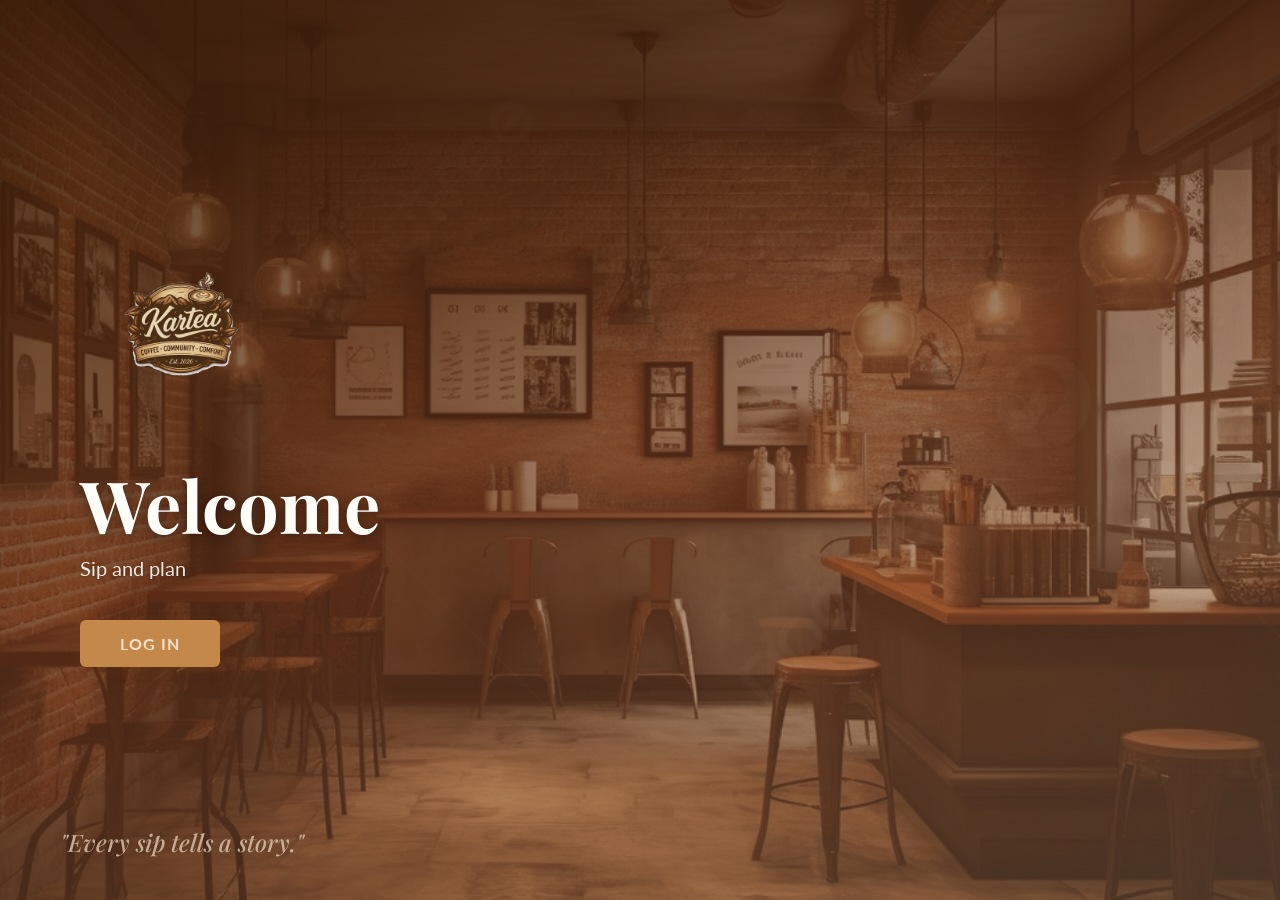
<file: index.html>
<!DOCTYPE html>
<html lang="en">
<head>
    <meta charset="UTF-8">
    <meta name="viewport" content="width=device-width, initial-scale=1.0">
    <meta name="theme-color" content="#F2E4CC">
    <title>Sip and plan with Kartea</title>
    <link href="https://fonts.googleapis.com/css2?family=Playfair+Display:wght@500;600;700&family=Lato:wght@400;700&family=DM+Sans:wght@400;500;600&display=swap" rel="stylesheet">
    <link rel="stylesheet" href="kartea.css">
    <link rel="stylesheet" href="https://cdnjs.cloudflare.com/ajax/libs/font-awesome/6.0.0/css/all.min.css">
</head>
<body>

<!-- ================================ -->
<!-- LANDING PAGE                     -->
<!-- ================================ -->
<div id="landing-page" class="page-section">
    <div class="landing-page">
        <div class="landing-content">
            <div class="welcome-text">
                <img src="kartea_logo.png" alt="Kartea" class="welcome-logo" style="max-width: 200px; margin-bottom: 20px;">
                <h1>Welcome</h1>
                <p class="subtitle">Sip and plan</p>
            </div>
            <button class="enter-btn" onclick="switchPage('login-page')">LOG IN</button>
        </div>
        <div class="landing-quote">"Every sip tells a story."</div>
    </div>
</div>

<!-- ================================ -->
<!-- LOGIN PAGE                       -->
<!-- ================================ -->
<div id="login-page" class="page-section" style="display: none;">
    <div class="login-page">
        <div class="login-container">
            <div class="login-box">
                <h3>Kartea Shop</h3>
                <p id="role-status" style="font-weight: bold; margin-top: 0.5rem;"></p>
                <p id="login-welcome" style="font-size:13px; color: var(--text-muted); margin-top:2px;"></p>
            </div>
            <div class="form-container">
                <form id="loginform" onsubmit="login(event)">
                    <label for="email">Email Address:</label><br>
                    <input type="email" name="email" id="email" placeholder="email@gmail.com" required><br>
                    <div class="form-group">
                        <label for="password">Password:</label><br>
                        <div class="password-wrap">
                            <input type="password" name="password" id="password" placeholder="password123" autocomplete="off" required>
                            <i class="fas fa-eye-slash toggle-eye"
                                onclick="togglePassword('password', this)" tabindex="0"
                                onkeypress="if(event.key==='Enter'){togglePassword('password', this)}"></i>
                        </div>
                    </div>
                    <div id="error-message" class="error-message"></div>
                    <input type="submit" value="Login" class="button"><br>
                    <a href="#" onclick="switchPage('signup-page'); return false;" class="signup-link">Don't have an account? Sign up</a>
                </form>
            </div>
        </div>
    </div>
</div>

<!-- ================================ -->
<!-- SIGNUP PAGE                      -->
<!-- ================================ -->
<div id="signup-page" class="page-section" style="display: none;">
    <div class="login-page">
        <div class="login-container">
            <div class="login-box"><h3>Create an Account</h3></div>
            <div class="form-container">
                <form id="signupForm" onsubmit="register(event)">
                    <label for="signup-username">Username:</label><br>
                    <input type="text" name="signup-username" id="signup-username" placeholder="e.g. kriz123" required autocomplete="off"><br>
                    <div id="username-status" style="font-size:12px; margin-top:4px; min-height:16px;"></div>
                    <label for="signup-email">Email Address:</label><br>
                    <input type="email" name="signup-email" id="signup-email" placeholder="email@gmail.com" required><br>
                    <label for="signup-password">Password:</label><br>
                    <div class="password-wrap">
                        <input type="password" name="signup-password" id="signup-password" placeholder="Enter password" autocomplete="off" required>
                        <i class="fas fa-eye-slash toggle-eye"
                            onclick="togglePassword('signup-password', this)" tabindex="0"
                            onkeypress="if(event.key==='Enter'){togglePassword('signup-password', this)}"></i>
                    </div>
                    <label for="signup-confirm">Confirm Password:</label><br>
                    <div class="password-wrap">
                        <input type="password" name="signup-confirm" id="signup-confirm" placeholder="Confirm password" autocomplete="off" required>
                        <i class="fas fa-eye-slash toggle-eye"
                            onclick="togglePassword('signup-confirm', this)" tabindex="0"
                            onkeypress="if(event.key==='Enter'){togglePassword('signup-confirm', this)}"></i>
                    </div>
                    <input type="submit" value="Sign Up" class="button"><br>
                    <a href="#" onclick="switchPage('login-page'); return false;" class="signup-link">Already have an account? Log in</a>
                </form>
            </div>
        </div>
    </div>
</div>

<!-- ================================ -->
<!-- ADMIN PAGE                       -->
<!-- ================================ -->
<div id="admin-page" class="page-section" style="display: none;">
    <div class="login-page">
        <div class="login-container">
            <div class="login-box">
                <h3>Welcome Admin!</h3>
                <p id="role-status-admin" style="font-weight: bold; margin-top: 0.5rem;"></p>
            </div>
            <div class="form-container">
                <button onclick="logout()" class="button" style="margin-top: 0;">← Back to Login</button>
                <hr style="margin: 20px 0; border: 1px solid #E8D5BC;">
                <h2 style="font-family: 'Playfair Display', serif; margin-top: 20px; margin-bottom: 15px;">Create another admin</h2>
                <form id="createAdminForm" onsubmit="createAdminAccount(event)">
                    <label for="new-admin-email">Email:</label><br>
                    <input type="email" id="new-admin-email" placeholder="newadmin@gmail.com" required><br>
                    <label for="new-admin-password">Password:</label><br>
                    <input type="password" id="new-admin-password" placeholder="Password" required><br>
                    <button type="submit" class="button">Create Admin</button>
                </form>
                <div id="admin-message" style="margin-top: 10px; text-align: center; font-weight: bold;"></div>
                <hr style="margin: 20px 0; border: 1px solid #E8D5BC;">
                <h2 style="font-family: 'Playfair Display', serif; margin-top: 20px; margin-bottom: 15px;">Registered Users</h2>
                <div id="users-list" style="background: #FDF6EC; padding: 15px; border-radius: 8px; margin-bottom: 15px; max-height: 300px; overflow-y: auto;">
                    <p style="text-align: center; color: #9A7A5A;">No users registered yet</p>
                </div>
                <button onclick="logout()" class="button" style="background-color: #B83232;">Logout</button>
            </div>
        </div>
    </div>
</div>

<!-- ================================ -->
<!-- SHOP PAGE                        -->
<!-- ================================ -->
<div id="shop-page" class="page-section" style="display: none;">

<!-- HEADER -->
<header class="header">
    <div class="header-container">
        <div class="search-section">
            <form class="search-bar" action="#" method="GET">
                <input type="text" name="query" class="search-input" placeholder="Search something..." aria-label="Search">
                <button type="submit" class="search-btn" aria-label="Search button"><i class="fas fa-search"></i></button>
            </form>
            <div class="cart-indicator" aria-label="Cart">
                <i class="fas fa-shopping-cart"></i>
                <span id="cart-count">0</span>
            </div>

            <!-- Profile Button -->
            <div class="profile-wrap">
                <button class="profile-btn" id="profileBtn" aria-expanded="false" aria-label="Profile menu">
                    <i class="fas fa-user"></i>
                </button>
                <div class="profile-menu" id="profileMenu">
                    <button class="profile-menu-item" onclick="switchPage('account-page'); initAccountPage(); closeProfileMenu();">
                        <i class="fas fa-user-circle"></i> Account
                    </button>
                    <button class="profile-menu-item" onclick="switchPage('orders-page'); renderOrderHistory(); closeProfileMenu();">
                        <i class="fas fa-receipt"></i> Order History
                    </button>
                    <button class="profile-menu-item logout-item" onclick="logout()">
                        <i class="fas fa-sign-out-alt"></i> Log Out
                    </button>
                </div>
            </div>

            <!-- Cart Box / Drawer -->
            <div id="cart-box" class="cart-box" aria-hidden="true">
                <div class="cart-header">
                    <span>Your Cart</span>
                    <button id="cart-close" aria-label="Close cart">×</button>
                </div>
                <div class="cart-items"></div>
                <div class="cart-footer">
                    <div class="cart-subtotal-row"><span>Subtotal</span><span>₱<span id="cart-subtotal">0</span></span></div>
                    <div class="cart-subtotal-row"><span>Tax (12%)</span><span>₱<span id="cart-tax">0</span></span></div>
                    <div class="cart-total"><span>Total</span><span>₱<span id="cart-total">0</span></span></div>
                    <button id="checkout-btn" class="btn-checkout">Pay Now</button>
                </div>
            </div>
        </div>
    </div>
</header>

<div class="container">
    <nav class="sidebar" id="sidebar"></nav>
    <main class="content" id="content">
        <div class="items-container">
            <!-- Mobile top tabs (hidden on desktop, rendered by JS) -->
            <div class="mobile-tabs" id="mobile-tabs"></div>

            <section class="category coffee"><h2>Coffee</h2><div class="items-grid">
                <div class="item-frame"><div class="item-img-wrap"><img src="coffee1.png" alt="Midnight Roast" class="item-image"></div><div class="item-body"><h3 class="item-title">Midnight Roast</h3><div class="item-rating">⭐⭐⭐⭐⭐</div><div class="item-price-row"><span class="item-price">₱120</span><span class="item-tag hot">Hot</span></div><div class="item-qty-row"><button class="qty-btn qty-dec">−</button><span class="qty-num">1</span><button class="qty-btn qty-inc">+</button></div><div class="item-actions"><button class="btn-add-cart">Add to Cart</button><button class="btn-fav" aria-label="Add to favorites"><i class="far fa-heart"></i></button></div></div></div>
                <div class="item-frame"><div class="item-img-wrap"><img src="coffee2.png" alt="Velvet Espresso" class="item-image"></div><div class="item-body"><h3 class="item-title">Velvet Espresso</h3><div class="item-rating">⭐⭐⭐⭐⭐</div><div class="item-price-row"><span class="item-price">₱120</span><span class="item-tag hot">Hot</span></div><div class="item-qty-row"><button class="qty-btn qty-dec">−</button><span class="qty-num">1</span><button class="qty-btn qty-inc">+</button></div><div class="item-actions"><button class="btn-add-cart">Add to Cart</button><button class="btn-fav" aria-label="Add to favorites"><i class="far fa-heart"></i></button></div></div></div>
                <div class="item-frame"><div class="item-img-wrap"><img src="coffee3.png" alt="Caramel Moon Brew" class="item-image"></div><div class="item-body"><h3 class="item-title">Caramel Moon Brew</h3><div class="item-rating">⭐⭐⭐⭐⭐</div><div class="item-price-row"><span class="item-price">₱125</span><span class="item-tag hot">Hot</span></div><div class="item-qty-row"><button class="qty-btn qty-dec">−</button><span class="qty-num">1</span><button class="qty-btn qty-inc">+</button></div><div class="item-actions"><button class="btn-add-cart">Add to Cart</button><button class="btn-fav" aria-label="Add to favorites"><i class="far fa-heart"></i></button></div></div></div>
                <div class="item-frame"><div class="item-img-wrap"><img src="coffee4.png" alt="Dark Forest Coffee" class="item-image"></div><div class="item-body"><h3 class="item-title">Dark Forest Coffee</h3><div class="item-rating">⭐⭐⭐⭐⭐</div><div class="item-price-row"><span class="item-price">₱120</span><span class="item-tag hot">Hot</span></div><div class="item-qty-row"><button class="qty-btn qty-dec">−</button><span class="qty-num">1</span><button class="qty-btn qty-inc">+</button></div><div class="item-actions"><button class="btn-add-cart">Add to Cart</button><button class="btn-fav" aria-label="Add to favorites"><i class="far fa-heart"></i></button></div></div></div>
                <div class="item-frame"><div class="item-img-wrap"><img src="coffee5.png" alt="Sunrise Americano" class="item-image"></div><div class="item-body"><h3 class="item-title">Sunrise Americano</h3><div class="item-rating">⭐⭐⭐⭐⭐</div><div class="item-price-row"><span class="item-price">₱120</span><span class="item-tag hot">Hot</span></div><div class="item-qty-row"><button class="qty-btn qty-dec">−</button><span class="qty-num">1</span><button class="qty-btn qty-inc">+</button></div><div class="item-actions"><button class="btn-add-cart">Add to Cart</button><button class="btn-fav" aria-label="Add to favorites"><i class="far fa-heart"></i></button></div></div></div>
                <div class="item-frame"><div class="item-img-wrap"><img src="coffee6.png" alt="Maple Cream Coffee" class="item-image"></div><div class="item-body"><h3 class="item-title">Maple Cream Coffee</h3><div class="item-rating">⭐⭐⭐⭐⭐</div><div class="item-price-row"><span class="item-price">₱128</span><span class="item-tag hot">Hot</span></div><div class="item-qty-row"><button class="qty-btn qty-dec">−</button><span class="qty-num">1</span><button class="qty-btn qty-inc">+</button></div><div class="item-actions"><button class="btn-add-cart">Add to Cart</button><button class="btn-fav" aria-label="Add to favorites"><i class="far fa-heart"></i></button></div></div></div>
                <div class="item-frame"><div class="item-img-wrap"><img src="coffee2.png" alt="Hazelnut Velvet Coffee" class="item-image"></div><div class="item-body"><h3 class="item-title">Hazelnut Velvet Coffee</h3><div class="item-rating">⭐⭐⭐⭐⭐</div><div class="item-price-row"><span class="item-price">₱128</span><span class="item-tag hot">Hot</span></div><div class="item-qty-row"><button class="qty-btn qty-dec">−</button><span class="qty-num">1</span><button class="qty-btn qty-inc">+</button></div><div class="item-actions"><button class="btn-add-cart">Add to Cart</button><button class="btn-fav" aria-label="Add to favorites"><i class="far fa-heart"></i></button></div></div></div>
            </div></section>

            <section class="category icetea"><h2>Iced Tea</h2><div class="items-grid">
                <div class="item-frame"><div class="item-img-wrap"><img src="icetea1.png" alt="Glacier Citrus Tea" class="item-image"></div><div class="item-body"><h3 class="item-title">Glacier Citrus Tea</h3><div class="item-rating">⭐⭐⭐⭐⭐</div><div class="item-price-row"><span class="item-price">₱85</span><span class="item-tag cold">Cold</span></div><div class="item-qty-row"><button class="qty-btn qty-dec">−</button><span class="qty-num">1</span><button class="qty-btn qty-inc">+</button></div><div class="item-actions"><button class="btn-add-cart">Add to Cart</button><button class="btn-fav" aria-label="Add to favorites"><i class="far fa-heart"></i></button></div></div></div>
                <div class="item-frame"><div class="item-img-wrap"><img src="icetea2.png" alt="Polar Honey Tea" class="item-image"></div><div class="item-body"><h3 class="item-title">Polar Honey Tea</h3><div class="item-rating">⭐⭐⭐⭐⭐</div><div class="item-price-row"><span class="item-price">₱85</span><span class="item-tag cold">Cold</span></div><div class="item-qty-row"><button class="qty-btn qty-dec">−</button><span class="qty-num">1</span><button class="qty-btn qty-inc">+</button></div><div class="item-actions"><button class="btn-add-cart">Add to Cart</button><button class="btn-fav" aria-label="Add to favorites"><i class="far fa-heart"></i></button></div></div></div>
                <div class="item-frame"><div class="item-img-wrap"><img src="icetea3.png" alt="Blueberry Chill Tea" class="item-image"></div><div class="item-body"><h3 class="item-title">Blueberry Chill Tea</h3><div class="item-rating">⭐⭐⭐⭐⭐</div><div class="item-price-row"><span class="item-price">₱90</span><span class="item-tag cold">Cold</span></div><div class="item-qty-row"><button class="qty-btn qty-dec">−</button><span class="qty-num">1</span><button class="qty-btn qty-inc">+</button></div><div class="item-actions"><button class="btn-add-cart">Add to Cart</button><button class="btn-fav" aria-label="Add to favorites"><i class="far fa-heart"></i></button></div></div></div>
                <div class="item-frame"><div class="item-img-wrap"><img src="icetea4.png" alt="Mango Ice Tea" class="item-image"></div><div class="item-body"><h3 class="item-title">Mango Ice Tea</h3><div class="item-rating">⭐⭐⭐⭐⭐</div><div class="item-price-row"><span class="item-price">₱90</span><span class="item-tag cold">Cold</span></div><div class="item-qty-row"><button class="qty-btn qty-dec">−</button><span class="qty-num">1</span><button class="qty-btn qty-inc">+</button></div><div class="item-actions"><button class="btn-add-cart">Add to Cart</button><button class="btn-fav" aria-label="Add to favorites"><i class="far fa-heart"></i></button></div></div></div>
                <div class="item-frame"><div class="item-img-wrap"><img src="icetea5.png" alt="Raspberry Frost Tea" class="item-image"></div><div class="item-body"><h3 class="item-title">Raspberry Frost Tea</h3><div class="item-rating">⭐⭐⭐⭐⭐</div><div class="item-price-row"><span class="item-price">₱90</span><span class="item-tag cold">Cold</span></div><div class="item-qty-row"><button class="qty-btn qty-dec">−</button><span class="qty-num">1</span><button class="qty-btn qty-inc">+</button></div><div class="item-actions"><button class="btn-add-cart">Add to Cart</button><button class="btn-fav" aria-label="Add to favorites"><i class="far fa-heart"></i></button></div></div></div>
                <div class="item-frame"><div class="item-img-wrap"><img src="icetea6.png" alt="Tropical Ice Tea" class="item-image"></div><div class="item-body"><h3 class="item-title">Tropical Ice Tea</h3><div class="item-rating">⭐⭐⭐⭐⭐</div><div class="item-price-row"><span class="item-price">₱90</span><span class="item-tag cold">Cold</span></div><div class="item-qty-row"><button class="qty-btn qty-dec">−</button><span class="qty-num">1</span><button class="qty-btn qty-inc">+</button></div><div class="item-actions"><button class="btn-add-cart">Add to Cart</button><button class="btn-fav" aria-label="Add to favorites"><i class="far fa-heart"></i></button></div></div></div>
                <div class="item-frame"><div class="item-img-wrap"><img src="icetea1.png" alt="Cool G Tea" class="item-image"></div><div class="item-body"><h3 class="item-title">Cool G Tea</h3><div class="item-rating">⭐⭐⭐⭐⭐</div><div class="item-price-row"><span class="item-price">₱85</span><span class="item-tag cold">Cold</span></div><div class="item-qty-row"><button class="qty-btn qty-dec">−</button><span class="qty-num">1</span><button class="qty-btn qty-inc">+</button></div><div class="item-actions"><button class="btn-add-cart">Add to Cart</button><button class="btn-fav" aria-label="Add to favorites"><i class="far fa-heart"></i></button></div></div></div>
            </div></section>

            <section class="category hottea"><h2>Hot Tea</h2><div class="items-grid">
                <div class="item-frame"><div class="item-img-wrap"><img src="hottea1.png" alt="Golden Honey Tea" class="item-image"></div><div class="item-body"><h3 class="item-title">Golden Honey Tea</h3><div class="item-rating">⭐⭐⭐⭐⭐</div><div class="item-price-row"><span class="item-price">₱95</span><span class="item-tag hot">Hot</span></div><div class="item-qty-row"><button class="qty-btn qty-dec">−</button><span class="qty-num">1</span><button class="qty-btn qty-inc">+</button></div><div class="item-actions"><button class="btn-add-cart">Add to Cart</button><button class="btn-fav" aria-label="Add to favorites"><i class="far fa-heart"></i></button></div></div></div>
                <div class="item-frame"><div class="item-img-wrap"><img src="hottea2.png" alt="Calm Chamomile Brew" class="item-image"></div><div class="item-body"><h3 class="item-title">Calm Chamomile Brew</h3><div class="item-rating">⭐⭐⭐⭐⭐</div><div class="item-price-row"><span class="item-price">₱95</span><span class="item-tag hot">Hot</span></div><div class="item-qty-row"><button class="qty-btn qty-dec">−</button><span class="qty-num">1</span><button class="qty-btn qty-inc">+</button></div><div class="item-actions"><button class="btn-add-cart">Add to Cart</button><button class="btn-fav" aria-label="Add to favorites"><i class="far fa-heart"></i></button></div></div></div>
                <div class="item-frame"><div class="item-img-wrap"><img src="hottea3.png" alt="Lavender Dream Tea" class="item-image"></div><div class="item-body"><h3 class="item-title">Lavender Dream Tea</h3><div class="item-rating">⭐⭐⭐⭐⭐</div><div class="item-price-row"><span class="item-price">₱95</span><span class="item-tag hot">Hot</span></div><div class="item-qty-row"><button class="qty-btn qty-dec">−</button><span class="qty-num">1</span><button class="qty-btn qty-inc">+</button></div><div class="item-actions"><button class="btn-add-cart">Add to Cart</button><button class="btn-fav" aria-label="Add to favorites"><i class="far fa-heart"></i></button></div></div></div>
                <div class="item-frame"><div class="item-img-wrap"><img src="hottea4.png" alt="Pure Leaf Tea" class="item-image"></div><div class="item-body"><h3 class="item-title">Pure Leaf Tea</h3><div class="item-rating">⭐⭐⭐⭐⭐</div><div class="item-price-row"><span class="item-price">₱95</span><span class="item-tag hot">Hot</span></div><div class="item-qty-row"><button class="qty-btn qty-dec">−</button><span class="qty-num">1</span><button class="qty-btn qty-inc">+</button></div><div class="item-actions"><button class="btn-add-cart">Add to Cart</button><button class="btn-fav" aria-label="Add to favorites"><i class="far fa-heart"></i></button></div></div></div>
                <div class="item-frame"><div class="item-img-wrap"><img src="hottea5.png" alt="Forest Herbal Tea" class="item-image"></div><div class="item-body"><h3 class="item-title">Forest Herbal Tea</h3><div class="item-rating">⭐⭐⭐⭐⭐</div><div class="item-price-row"><span class="item-price">₱95</span><span class="item-tag hot">Hot</span></div><div class="item-qty-row"><button class="qty-btn qty-dec">−</button><span class="qty-num">1</span><button class="qty-btn qty-inc">+</button></div><div class="item-actions"><button class="btn-add-cart">Add to Cart</button><button class="btn-fav" aria-label="Add to favorites"><i class="far fa-heart"></i></button></div></div></div>
                <div class="item-frame"><div class="item-img-wrap"><img src="hottea4.png" alt="Vanilla Spice Tea" class="item-image"></div><div class="item-body"><h3 class="item-title">Vanilla Spice Tea</h3><div class="item-rating">⭐⭐⭐⭐⭐</div><div class="item-price-row"><span class="item-price">₱95</span><span class="item-tag hot">Hot</span></div><div class="item-qty-row"><button class="qty-btn qty-dec">−</button><span class="qty-num">1</span><button class="qty-btn qty-inc">+</button></div><div class="item-actions"><button class="btn-add-cart">Add to Cart</button><button class="btn-fav" aria-label="Add to favorites"><i class="far fa-heart"></i></button></div></div></div>
            </div></section>

            <section class="category milktea"><h2>Milk Tea</h2><div class="items-grid">
                <div class="item-frame"><div class="item-img-wrap"><img src="milktea1.jpg" alt="Brown Sugar Cloud Milk Tea" class="item-image"></div><div class="item-body"><h3 class="item-title">Brown Sugar Cloud Milk Tea</h3><div class="item-rating">⭐⭐⭐⭐⭐</div><div class="item-price-row"><span class="item-price">₱105</span><span class="item-tag cold">Cold</span></div><div class="item-qty-row"><button class="qty-btn qty-dec">−</button><span class="qty-num">1</span><button class="qty-btn qty-inc">+</button></div><div class="item-actions"><button class="btn-add-cart">Add to Cart</button><button class="btn-fav" aria-label="Add to favorites"><i class="far fa-heart"></i></button></div></div></div>
                <div class="item-frame"><div class="item-img-wrap"><img src="milktea2.jpg" alt="Creamy Pearl Milk Tea" class="item-image"></div><div class="item-body"><h3 class="item-title">Creamy Pearl Milk Tea</h3><div class="item-rating">⭐⭐⭐⭐⭐</div><div class="item-price-row"><span class="item-price">₱105</span><span class="item-tag cold">Cold</span></div><div class="item-qty-row"><button class="qty-btn qty-dec">−</button><span class="qty-num">1</span><button class="qty-btn qty-inc">+</button></div><div class="item-actions"><button class="btn-add-cart">Add to Cart</button><button class="btn-fav" aria-label="Add to favorites"><i class="far fa-heart"></i></button></div></div></div>
                <div class="item-frame"><div class="item-img-wrap"><img src="milktea3.jpg" alt="Vanilla Dream Milk Tea" class="item-image"></div><div class="item-body"><h3 class="item-title">Vanilla Dream Milk Tea</h3><div class="item-rating">⭐⭐⭐⭐⭐</div><div class="item-price-row"><span class="item-price">₱105</span><span class="item-tag cold">Cold</span></div><div class="item-qty-row"><button class="qty-btn qty-dec">−</button><span class="qty-num">1</span><button class="qty-btn qty-inc">+</button></div><div class="item-actions"><button class="btn-add-cart">Add to Cart</button><button class="btn-fav" aria-label="Add to favorites"><i class="far fa-heart"></i></button></div></div></div>
                <div class="item-frame"><div class="item-img-wrap"><img src="milktea4.jpg" alt="Caramel Bubble Milk Tea" class="item-image"></div><div class="item-body"><h3 class="item-title">Caramel Bubble Milk Tea</h3><div class="item-rating">⭐⭐⭐⭐⭐</div><div class="item-price-row"><span class="item-price">₱105</span><span class="item-tag cold">Cold</span></div><div class="item-qty-row"><button class="qty-btn qty-dec">−</button><span class="qty-num">1</span><button class="qty-btn qty-inc">+</button></div><div class="item-actions"><button class="btn-add-cart">Add to Cart</button><button class="btn-fav" aria-label="Add to favorites"><i class="far fa-heart"></i></button></div></div></div>
                <div class="item-frame"><div class="item-img-wrap"><img src="milktea5.jpg" alt="Honey Frost Milk Tea" class="item-image"></div><div class="item-body"><h3 class="item-title">Honey Frost Milk Tea</h3><div class="item-rating">⭐⭐⭐⭐⭐</div><div class="item-price-row"><span class="item-price">₱105</span><span class="item-tag cold">Cold</span></div><div class="item-qty-row"><button class="qty-btn qty-dec">−</button><span class="qty-num">1</span><button class="qty-btn qty-inc">+</button></div><div class="item-actions"><button class="btn-add-cart">Add to Cart</button><button class="btn-fav" aria-label="Add to favorites"><i class="far fa-heart"></i></button></div></div></div>
                <div class="item-frame"><div class="item-img-wrap"><img src="milktea6.jpg" alt="Golden Cream Milk Tea" class="item-image"></div><div class="item-body"><h3 class="item-title">Golden Cream Milk Tea</h3><div class="item-rating">⭐⭐⭐⭐⭐</div><div class="item-price-row"><span class="item-price">₱105</span><span class="item-tag cold">Cold</span></div><div class="item-qty-row"><button class="qty-btn qty-dec">−</button><span class="qty-num">1</span><button class="qty-btn qty-inc">+</button></div><div class="item-actions"><button class="btn-add-cart">Add to Cart</button><button class="btn-fav" aria-label="Add to favorites"><i class="far fa-heart"></i></button></div></div></div>
                <div class="item-frame"><div class="item-img-wrap"><img src="milktea3.jpg" alt="Matcha Cloud Milk Tea" class="item-image"></div><div class="item-body"><h3 class="item-title">Matcha Cloud Milk Tea</h3><div class="item-rating">⭐⭐⭐⭐⭐</div><div class="item-price-row"><span class="item-price">₱110</span><span class="item-tag cold">Cold</span></div><div class="item-qty-row"><button class="qty-btn qty-dec">−</button><span class="qty-num">1</span><button class="qty-btn qty-inc">+</button></div><div class="item-actions"><button class="btn-add-cart">Add to Cart</button><button class="btn-fav" aria-label="Add to favorites"><i class="far fa-heart"></i></button></div></div></div>
            </div></section>

            <section class="category frappe"><h2>Frappe</h2><div class="items-grid">
                <div class="item-frame"><div class="item-img-wrap"><img src="frappe1.jpg" alt="Chocolate Blizzard Frappe" class="item-image"></div><div class="item-body"><h3 class="item-title">Chocolate Blizzard Frappe</h3><div class="item-rating">⭐⭐⭐⭐⭐</div><div class="item-price-row"><span class="item-price">₱120</span><span class="item-tag cold">Cold</span></div><div class="item-qty-row"><button class="qty-btn qty-dec">−</button><span class="qty-num">1</span><button class="qty-btn qty-inc">+</button></div><div class="item-actions"><button class="btn-add-cart">Add to Cart</button><button class="btn-fav" aria-label="Add to favorites"><i class="far fa-heart"></i></button></div></div></div>
                <div class="item-frame"><div class="item-img-wrap"><img src="frappe2.jpg" alt="Mocha Glacier Frappe" class="item-image"></div><div class="item-body"><h3 class="item-title">Mocha Glacier Frappe</h3><div class="item-rating">⭐⭐⭐⭐⭐</div><div class="item-price-row"><span class="item-price">₱120</span><span class="item-tag cold">Cold</span></div><div class="item-qty-row"><button class="qty-btn qty-dec">−</button><span class="qty-num">1</span><button class="qty-btn qty-inc">+</button></div><div class="item-actions"><button class="btn-add-cart">Add to Cart</button><button class="btn-fav" aria-label="Add to favorites"><i class="far fa-heart"></i></button></div></div></div>
                <div class="item-frame"><div class="item-img-wrap"><img src="frappe3.jpg" alt="Vanilla Snow Frappe" class="item-image"></div><div class="item-body"><h3 class="item-title">Vanilla Snow Frappe</h3><div class="item-rating">⭐⭐⭐⭐⭐</div><div class="item-price-row"><span class="item-price">₱120</span><span class="item-tag cold">Cold</span></div><div class="item-qty-row"><button class="qty-btn qty-dec">−</button><span class="qty-num">1</span><button class="qty-btn qty-inc">+</button></div><div class="item-actions"><button class="btn-add-cart">Add to Cart</button><button class="btn-fav" aria-label="Add to favorites"><i class="far fa-heart"></i></button></div></div></div>
                <div class="item-frame"><div class="item-img-wrap"><img src="frappe4.jpg" alt="Cookies Blizzard Frappe" class="item-image"></div><div class="item-body"><h3 class="item-title">Cookies Blizzard Frappe</h3><div class="item-rating">⭐⭐⭐⭐⭐</div><div class="item-price-row"><span class="item-price">₱125</span><span class="item-tag cold">Cold</span></div><div class="item-qty-row"><button class="qty-btn qty-dec">−</button><span class="qty-num">1</span><button class="qty-btn qty-inc">+</button></div><div class="item-actions"><button class="btn-add-cart">Add to Cart</button><button class="btn-fav" aria-label="Add to favorites"><i class="far fa-heart"></i></button></div></div></div>
                <div class="item-frame"><div class="item-img-wrap"><img src="frappe5.jpg" alt="Strawberry Ice Frappe" class="item-image"></div><div class="item-body"><h3 class="item-title">Strawberry Ice Frappe</h3><div class="item-rating">⭐⭐⭐⭐⭐</div><div class="item-price-row"><span class="item-price">₱120</span><span class="item-tag cold">Cold</span></div><div class="item-qty-row"><button class="qty-btn qty-dec">−</button><span class="qty-num">1</span><button class="qty-btn qty-inc">+</button></div><div class="item-actions"><button class="btn-add-cart">Add to Cart</button><button class="btn-fav" aria-label="Add to favorites"><i class="far fa-heart"></i></button></div></div></div>
                <div class="item-frame"><div class="item-img-wrap"><img src="frappe6.jpg" alt="Matcha Snow Frappe" class="item-image"></div><div class="item-body"><h3 class="item-title">Matcha Snow Frappe</h3><div class="item-rating">⭐⭐⭐⭐⭐</div><div class="item-price-row"><span class="item-price">₱125</span><span class="item-tag cold">Cold</span></div><div class="item-qty-row"><button class="qty-btn qty-dec">−</button><span class="qty-num">1</span><button class="qty-btn qty-inc">+</button></div><div class="item-actions"><button class="btn-add-cart">Add to Cart</button><button class="btn-fav" aria-label="Add to favorites"><i class="far fa-heart"></i></button></div></div></div>
                <div class="item-frame"><div class="item-img-wrap"><img src="frappe4.jpg" alt="Mint Chocolate Frappe" class="item-image"></div><div class="item-body"><h3 class="item-title">Mint Chocolate Frappe</h3><div class="item-rating">⭐⭐⭐⭐⭐</div><div class="item-price-row"><span class="item-price">₱120</span><span class="item-tag cold">Cold</span></div><div class="item-qty-row"><button class="qty-btn qty-dec">−</button><span class="qty-num">1</span><button class="qty-btn qty-inc">+</button></div><div class="item-actions"><button class="btn-add-cart">Add to Cart</button><button class="btn-fav" aria-label="Add to favorites"><i class="far fa-heart"></i></button></div></div></div>
            </div></section>

        </div>
    </main>
</div>
<div class="overlay" id="overlay" aria-hidden="true"></div>
<div class="toast" id="toast"></div>
</div><!-- End Shop Page -->

<!-- ================================ -->
<!-- ACCOUNT PAGE                     -->
<!-- ================================ -->
<div id="account-page" class="page-section" style="display: none;">
    <div class="profile-inner-page">
        <div class="profile-inner-wrap">
            <button class="back-btn" onclick="switchPage('shop-page')">
                <i class="fas fa-arrow-left"></i> Back to Shop
            </button>
            <div class="page-title">Account</div>
            <div class="page-subtitle" id="account-subtitle">Manage your credentials and preferences</div>

            <div class="profile-card">
                <div class="profile-card-title">👤 Username</div>
                <div class="pform-group">
                    <label class="pform-label">Current Username</label>
                    <div id="current-username-display" style="font-size:15px; font-weight:700; color:var(--brown); padding: 6px 0 10px;"></div>
                </div>
                <div class="pform-group">
                    <label class="pform-label">New Username</label>
                    <input class="pform-input" type="text" placeholder="e.g. kriz123" id="newUsername" autocomplete="off">
                    <div id="new-username-status" style="font-size:12px; margin-top:5px; min-height:14px;"></div>
                </div>
                <button class="pbtn-primary" onclick="changeUsername()">Update Username</button>
            </div>

            <div class="profile-card">
                <div class="profile-card-title">🔒 Change Password</div>
                <div class="pform-group">
                    <label class="pform-label">Current Password</label>
                    <input class="pform-input" type="password" placeholder="••••••••" id="currentPw">
                </div>
                <div class="pform-group">
                    <label class="pform-label">New Password</label>
                    <input class="pform-input" type="password" placeholder="••••••••" id="newPw">
                </div>
                <div class="pform-group">
                    <label class="pform-label">Confirm New Password</label>
                    <input class="pform-input" type="password" placeholder="••••••••" id="confirmPw">
                </div>
                <button class="pbtn-primary" onclick="changePassword()">Update Password</button>
            </div>
        </div>
    </div>
</div>

<!-- ================================ -->
<!-- ORDER HISTORY PAGE               -->
<!-- ================================ -->
<div id="orders-page" class="page-section" style="display: none;">
    <div class="profile-inner-page">
        <div class="profile-inner-wrap">
            <button class="back-btn" onclick="switchPage('shop-page')">
                <i class="fas fa-arrow-left"></i> Back to Shop
            </button>
            <div class="page-title">Order History</div>
            <div class="page-subtitle">Your recent purchases</div>

            <div style="display: flex; justify-content: flex-end; margin-bottom: 16px;">
                <button class="clear-history-btn" onclick="clearOrderHistory()" id="clear-history-btn" style="display: none;">
                    <i class="fas fa-trash-alt"></i> Clear History
                </button>
            </div>

            <div id="order-history-list"></div>
        </div>
    </div>
</div>

<!-- ================================ -->
<!-- FAVORITES PAGE                   -->
<!-- ================================ -->
<div id="favorites-page" class="page-section" style="display: none;">
    <div class="profile-inner-page">
        <div class="profile-inner-wrap">
            <button class="back-btn" onclick="switchPage('shop-page')">
                <i class="fas fa-arrow-left"></i> Back to Shop
            </button>
            <div class="page-title">Favorites</div>
            <div class="page-subtitle">Your saved drinks</div>

            <div class="fav-page-header">
                <span class="fav-item-count" id="fav-item-count"></span>
                <button class="clear-fav-btn" onclick="clearFavorites()" id="clear-fav-btn" style="display: none;">
                    <i class="fas fa-heart-broken"></i> Clear All
                </button>
            </div>

            <div id="favorites-list"></div>
        </div>
    </div>
</div>

<!-- ================================ -->
<!-- RECEIPT PAGE                     -->
<!-- ================================ -->
<div id="receipt-page" class="page-section receipt-page" style="display: none;">
    <div class="receipt-card">
        <div class="receipt-title">Kartea</div>
        <div class="receipt-subtitle">Thank you for your order!</div>
        <div class="receipt-date">Date: <span id="receipt-date"></span></div>
        <div id="receipt-items"></div>
        <hr class="receipt-divider">
        <div class="receipt-total"><span>Total:</span><span>₱<span id="grand-total">0</span></span></div>
        <div class="btn-group">
            <button class="btn-receipt btn-primary" onclick="window.print()">Print Receipt</button>
            <button class="btn-receipt btn-feedback" onclick="switchPage('feedback-page'); initFeedbackPage();">
                <i class="fas fa-star"></i> Leave Feedback
            </button>
            <button class="btn-receipt btn-secondary" onclick="switchPage('shop-page')">Buy Again</button>
        </div>
    </div>
</div>

<!-- ================================ -->
<!-- FEEDBACK PAGE                    -->
<!-- ================================ -->
<div id="feedback-page" class="page-section" style="display: none;">
    <div class="profile-inner-page">
        <div class="profile-inner-wrap">
            <button class="back-btn" onclick="switchPage('shop-page')">
                <i class="fas fa-arrow-left"></i> Back to Shop
            </button>
            <div class="page-title">Leave Feedback</div>
            <div class="page-subtitle">How was your experience?</div>

            <div class="profile-card">
                <div class="profile-card-title">⭐ Rate Your Experience</div>
                <div class="star-rating" id="star-rating">
                    <button class="star-btn" data-val="1" aria-label="1 star">★</button>
                    <button class="star-btn" data-val="2" aria-label="2 stars">★</button>
                    <button class="star-btn" data-val="3" aria-label="3 stars">★</button>
                    <button class="star-btn" data-val="4" aria-label="4 stars">★</button>
                    <button class="star-btn" data-val="5" aria-label="5 stars">★</button>
                </div>
                <div class="pform-group" style="margin-top:14px;">
                    <label class="pform-label">Your Comment</label>
                    <textarea class="pform-input" id="feedback-comment" rows="4" placeholder="Tell us about your experience..." style="resize:vertical; height:100px;"></textarea>
                </div>
                <button class="pbtn-primary" onclick="submitFeedback()">Submit Feedback</button>
                <div id="feedback-msg" style="margin-top:10px; font-size:13px; font-weight:700; text-align:center; min-height:18px;"></div>
            </div>

            <div class="profile-card">
                <div class="profile-card-title">💬 What Others Are Saying</div>
                <div id="feedback-list"></div>
            </div>
        </div>
    </div>
</div>

<script src="kartea.js"></script>
<script>
    document.addEventListener('DOMContentLoaded', () => {
        const role = getRole();
        const email = getCurrentUser();
        const statusEl = document.getElementById('role-status');
        if (statusEl) statusEl.innerText = getLoginStatusText();
        const statusElAdmin = document.getElementById('role-status-admin');
        if (statusElAdmin) statusElAdmin.innerText = getLoginStatusText();
        if (role === 'admin' && email) { switchPage('admin-page'); updateUsersList(); }
        else if (role === 'user' && email) {
            loadCart(); updateCartIndicator(); renderCartBox();
            loadFavorites(); updateFavIndicator(); syncFavButtons();
            switchPage('shop-page');
        }
    });

    function updateUsersList() {
        const users = getUsers();
        const listEl = document.getElementById('users-list');
        if (!listEl) return;
        if (users.length === 0) { listEl.innerHTML = '<p style="text-align:center;color:#9A7A5A;">No users registered yet</p>'; return; }
        listEl.innerHTML = users.map((user, i) => `
            <div style="padding:10px;border-bottom:1px solid #E8D5BC;display:flex;justify-content:space-between;align-items:center;">
                <div><strong>${user.email}</strong><br><span style="font-size:12px;color:#9A7A5A;">Role: ${user.role}</span></div>
                <button onclick="deleteUser(${i})" style="background:#B83232;color:white;border:none;padding:5px 10px;border-radius:4px;cursor:pointer;">Delete</button>
            </div>`).join('');
    }
    function deleteUser(index) {
        if (confirm('Delete this user?')) { const users = getUsers(); users.splice(index, 1); setUsers(users); updateUsersList(); }
    }
    function createAdminAccount(event) {
        event.preventDefault();
        const email = document.getElementById('new-admin-email').value.trim().toLowerCase();
        const password = document.getElementById('new-admin-password').value.trim();
        const msgEl = document.getElementById('admin-message');
        if (!email || !password) { msgEl.innerText = 'Please fill in both fields.'; msgEl.style.color = '#B83232'; return; }
        const existing = getUsers().find(u => u.email === email);
        if (existing) { msgEl.innerText = 'A user with that email already exists.'; msgEl.style.color = '#B83232'; return; }
        addUser({ email, password, role: 'admin' });
        msgEl.innerText = 'New admin account created successfully!'; msgEl.style.color = '#3A7A3A';
        document.getElementById('new-admin-email').value = '';
        document.getElementById('new-admin-password').value = '';
        updateUsersList();
        setTimeout(() => { msgEl.innerText = ''; }, 3000);
    }
</script>
</body>
</html>
</file>
<file: kartea.css>
/* ================================ */
/* RESET & GLOBAL                   */
/* ================================ */
*, *::before, *::after { margin: 0; padding: 0; box-sizing: border-box; }

@import url('https://fonts.googleapis.com/css2?family=Playfair+Display:wght@500;600;700&family=Lato:wght@400;700&family=DM+Sans:wght@400;500;600&display=swap');

/* ================================ */
/* THEME VARIABLES                  */
/* ================================ */
:root {
    --cream: #FDF6EC; --cream-dark: #F2E4CC;
    --brown: #6B3A1F; --brown-light: #A0652A; --brown-dark: #3E1F0A;
    --tan: #C49A6C; --tan-light: #E8D5BC;
    --white: #FFFDF8; --text-main: #2C1A0E; --text-muted: #9A7A5A;
    --gold: #D4890A; --success: #3A7A3A; --danger: #B83232;
    --radius-sm: 8px; --radius-md: 12px; --radius-lg: 18px; --radius-pill: 999px;
    --shadow-sm: 0 2px 8px rgba(100,60,20,0.08);
    --shadow-md: 0 6px 20px rgba(100,60,20,0.13);
    --shadow-lg: 0 12px 36px rgba(100,60,20,0.18);
    --transition: 0.2s ease;
    --p-bg: #ede3d6; --p-surface: #ffffff; --p-surface2: #f5ede2;
    --p-item-bg: #ede0ce; --p-item-hover: #e3d3bc;
    --p-accent: #5c3a1e; --p-accent2: #7a4f2d; --p-accent-hover: #4a2e17;
    --p-text: #2e1a0e; --p-subtext: #8a6a50;
    --p-border: #d4c0a8; --p-shadow: rgba(92,58,30,0.13);
    --p-input-bg: #f5ede2;
    --p-badge-delivered: #2e7d32; --p-badge-pending: #b45309; --p-badge-cancelled: #b91c1c;
}

/* ================================ */
/* DARK THEME                       */
/* ================================ */
[data-theme="dark"] {
    --cream: #1c1108;
    --cream-dark: #2a1a0a;
    --white: #2a1a0a;
    --text-main: #f0e0cc;
    --text-muted: #c8a882;
    --tan-light: #4a3320;
    --tan: #6a4a2a;
    --brown: #c4894a;
    --brown-light: #d9a06a;
    --brown-dark: #e8c090;
    --gold: #e8a82a;
    --p-bg: #1c1108; --p-surface: #2a1a0a; --p-surface2: #321f0e;
    --p-item-bg: #3b2410; --p-item-hover: #4a2e18;
    --p-accent: #c4894a; --p-accent2: #d9a06a; --p-accent-hover: #b07535;
    --p-text: #f0e0cc; --p-subtext: #c8a882;
    --p-border: #4a3320; --p-shadow: rgba(0,0,0,0.4); --p-input-bg: #3b2410;
}

/* ================================ */
/* WHITE THEME                      */
/* ================================ */
[data-theme="white"] {
    --cream: #f9f5f0; --cream-dark: #f3ede5;
    --white: #ffffff; --text-main: #1a0e06; --text-muted: #7a5a3a;
    --tan-light: #ddd0be;
    --p-bg: #f9f5f0; --p-surface: #ffffff; --p-surface2: #faf7f3;
    --p-item-bg: #f3ede5; --p-item-hover: #ece4d8;
    --p-accent: #5c3a1e; --p-accent2: #7a4f2d; --p-accent-hover: #4a2e17;
    --p-text: #1a0e06; --p-subtext: #7a5a3a;
    --p-border: #ddd0be; --p-shadow: rgba(92,58,30,0.08); --p-input-bg: #f3ede5;
}

body {
    font-family: 'Lato', sans-serif;
    background-color: var(--cream-dark);
    color: var(--text-main);
    min-height: 100vh;
    transition: background 0.35s, color 0.35s;
}

/* ================================ */
/* DARK MODE — FORCE ALL TEXT       */
/* ================================ */
[data-theme="dark"] body,
[data-theme="dark"] h1,[data-theme="dark"] h2,[data-theme="dark"] h3,
[data-theme="dark"] h4,[data-theme="dark"] h5,[data-theme="dark"] h6,
[data-theme="dark"] p,[data-theme="dark"] span,[data-theme="dark"] label,
[data-theme="dark"] div,[data-theme="dark"] li,[data-theme="dark"] a,
[data-theme="dark"] button:not(.btn-add-cart):not(.btn-checkout):not(.btn-receipt.btn-primary):not(.cart-indicator):not(.profile-menu-item.logout-item),
[data-theme="dark"] input,
[data-theme="dark"] .item-title,[data-theme="dark"] .item-price,
[data-theme="dark"] .receipt-title,[data-theme="dark"] .receipt-subtitle,
[data-theme="dark"] .receipt-date,[data-theme="dark"] .receipt-total,
[data-theme="dark"] .receipt-item,[data-theme="dark"] .cart-header,
[data-theme="dark"] .cart-total,[data-theme="dark"] .cart-subtotal-row,
[data-theme="dark"] .order-id,[data-theme="dark"] .order-date,
[data-theme="dark"] .order-items-text,[data-theme="dark"] .order-total-amt,
[data-theme="dark"] .order-count,[data-theme="dark"] .page-title,
[data-theme="dark"] .page-subtitle,[data-theme="dark"] .profile-card-title,
[data-theme="dark"] .pform-label,[data-theme="dark"] .login-box h3,
[data-theme="dark"] .category h2,
[data-theme="dark"] #role-status,[data-theme="dark"] #role-status-admin {
    color: var(--text-main);
}

[data-theme="dark"] .text-muted,[data-theme="dark"] .item-rating,
[data-theme="dark"] .cart-subtotal-row span,[data-theme="dark"] .order-date,
[data-theme="dark"] .order-count,[data-theme="dark"] .order-items-text,
[data-theme="dark"] .receipt-subtitle,[data-theme="dark"] .page-subtitle,
[data-theme="dark"] .profile-card-title,[data-theme="dark"] .pform-label,
[data-theme="dark"] .back-btn,
[data-theme="dark"] #role-status,[data-theme="dark"] #role-status-admin {
    color: var(--text-muted);
}

[data-theme="dark"] .login-box,[data-theme="dark"] .form-container,
[data-theme="dark"] .item-frame,[data-theme="dark"] .cart-box,
[data-theme="dark"] .receipt-card,[data-theme="dark"] .profile-card,
[data-theme="dark"] .order-card,[data-theme="dark"] .profile-menu,
[data-theme="dark"] #users-list {
    background: var(--white);
    border-color: var(--tan-light);
}

[data-theme="dark"] input[type="email"],
[data-theme="dark"] input[type="password"],
[data-theme="dark"] input[type="text"],
[data-theme="dark"] .pform-input {
    background: var(--p-input-bg);
    border-color: var(--tan-light);
    color: var(--text-main);
}

[data-theme="dark"] input[type="email"]::placeholder,
[data-theme="dark"] input[type="password"]::placeholder,
[data-theme="dark"] input[type="text"]::placeholder,
[data-theme="dark"] .pform-input::placeholder { color: var(--text-muted); }

[data-theme="dark"] .header { background: var(--white); border-bottom-color: var(--tan-light); }
[data-theme="dark"] .search-bar { background: var(--cream); }
[data-theme="dark"] .logo span,[data-theme="dark"] .logo i { color: var(--brown); }
[data-theme="dark"] .item-tag.hot { background: #4a2010; color: #f4a070; }
[data-theme="dark"] .item-tag.cold { background: #0a2030; color: #70c0e8; }
[data-theme="dark"] .category-tab { background: var(--white); border-color: var(--tan-light); color: var(--text-muted); }
[data-theme="dark"] .category-tab:hover { background: var(--cream-dark); color: var(--text-main); }
[data-theme="dark"] .category-tab.active { background: var(--brown); color: #fff; border-color: var(--brown); }
[data-theme="dark"] #users-list > div { border-color: var(--tan-light); color: var(--text-main); }

/* ================================ */
/* LOGIN PAGE — SPLIT PANEL         */
/* ================================ */
.login-page {
    display: flex;
    min-height: 100vh;
    background: var(--cream-dark);
    position: relative;
}
.login-page::before {
    content: '';
    flex: 1 1 62%;
    min-height: 100vh;
    position: sticky;
    top: 0;
    align-self: flex-start;
    background:
        linear-gradient(160deg,rgba(62,31,10,0.60) 0%,rgba(107,58,31,0.38) 50%,rgba(196,154,108,0.18) 100%),
        url('shop.jpg') center center / cover no-repeat;
}
.login-page::after {
    content: '"Every sip tells a story."';
    position: fixed;
    left: 0;
    bottom: 52px;
    width: 62%;
    padding: 0 44px;
    font-family: 'Playfair Display', serif;
    font-size: clamp(16px, 2vw, 24px);
    font-style: italic;
    font-weight: 500;
    color: rgba(255,255,255,0.88);
    line-height: 1.4;
    pointer-events: none;
    text-shadow: 0 2px 12px rgba(0,0,0,0.45);
    z-index: 1;
}
.login-container {
    flex: 0 0 38%;
    width: 38%;
    min-height: 100vh;
    display: flex;
    flex-direction: column;
    justify-content: center;
    padding: 48px 36px;
    background: var(--cream-dark);
    gap: 14px;
    overflow-y: auto;
    position: relative;
    z-index: 2;
}

/* ================================ */
/* LANDING PAGE                     */
/* ================================ */
.landing-page {
    display: flex;
    min-height: 100vh;
    background: linear-gradient(160deg, rgba(62,31,10,0.60) 0%, rgba(107,58,31,0.38) 50%, rgba(196,154,108,0.18) 100%),
                url('shop.jpg') center center / cover no-repeat;
    position: relative;
    align-items: center;
    justify-content: flex-start;
    padding: 0;
}

.landing-page::before {
    content: '';
    position: absolute;
    inset: 0;
    background-image: linear-gradient(160deg, rgba(62,31,10,0.65) 0%, rgba(107,58,31,0.42) 50%, rgba(196,154,108,0.2) 100%);
    z-index: 1;
}

.landing-content {
    position: relative;
    z-index: 2;
    padding: 60px 80px;
    display: flex;
    flex-direction: column;
    gap: 40px;
    max-width: 600px;
}

.welcome-text {
    display: flex;
    flex-direction: column;
    gap: 12px;
}

.welcome-text h1 {
    font-family: 'Playfair Display', serif;
    font-size: clamp(48px, 8vw, 72px);
    font-weight: 700;
    color: #FFFDF8;
    line-height: 1.1;
    margin: 0;
    text-shadow: 0 2px 12px rgba(0, 0, 0, 0.4);
}

.welcome-text .tagline {
    font-family: 'Playfair Display', serif;
    font-size: clamp(24px, 5vw, 36px);
    font-weight: 600;
    color: #FFFDF8;
    margin: 8px 0 0 0;
    text-shadow: 0 2px 8px rgba(0, 0, 0, 0.3);
}

.welcome-text .subtitle {
    font-family: 'Lato', sans-serif;
    font-size: clamp(16px, 2.5vw, 20px);
    font-weight: 400;
    color: rgba(255, 253, 248, 0.9);
    margin: 0;
    text-shadow: 0 1px 4px rgba(0, 0, 0, 0.3);
}

.enter-btn {
    align-self: flex-start;
    padding: 14px 40px;
    background-color: var(--brown);
    color: #fff;
    border: none;
    border-radius: 6px;
    font-family: 'Lato', sans-serif;
    font-size: 16px;
    font-weight: 700;
    letter-spacing: 1px;
    cursor: pointer;
    transition: background-color 0.3s ease, transform 0.15s ease;
    box-shadow: 0 4px 12px rgba(100, 60, 20, 0.3);
    text-transform: uppercase;
}

.enter-btn:hover {
    background-color: var(--brown-light);
    transform: translateY(-2px);
    box-shadow: 0 6px 16px rgba(100, 60, 20, 0.4);
}

.enter-btn:active {
    transform: translateY(0);
}

.landing-quote {
    position: fixed;
    bottom: 40px;
    left: 60px;
    font-family: 'Playfair Display', serif;
    font-size: clamp(16px, 2vw, 24px);
    font-style: italic;
    font-weight: 500;
    color: rgba(255, 255, 255, 0.88);
    line-height: 1.4;
    text-shadow: 0 2px 12px rgba(0, 0, 0, 0.45);
    max-width: 400px;
}

@media (max-width: 768px) {
    .landing-content {
        padding: 40px 24px;
        gap: 30px;
    }
    
    .welcome-text h1 {
        font-size: 42px;
    }
    
    .welcome-text .tagline {
        font-size: 28px;
    }
    
    .enter-btn {
        padding: 12px 32px;
        font-size: 14px;
    }
    
    .landing-quote {
        bottom: 30px;
        left: 24px;
        font-size: 16px;
    }
}

/* ================================ */
/* ADMIN / SIGNUP — SINGLE COLUMN   */
/* ================================ */
#admin-page .login-page,
#signup-page .login-page { flex-direction: column; align-items: center; justify-content: center; padding: 40px 16px; }
#admin-page .login-page::before,#signup-page .login-page::before,
#admin-page .login-page::after,#signup-page .login-page::after { display: none; }
#admin-page .login-container,
#signup-page .login-container { flex: none; width: min(480px, 95%); min-height: unset; padding: 0; }

/* ================================ */
/* LOGIN BOX & FORM CARDS           */
/* ================================ */
.login-box {
    background-color: var(--white);
    padding: 28px 24px 22px;
    border-radius: 16px;
    box-shadow: 0 6px 24px rgba(100,60,20,0.12);
    border: 1px solid var(--tan-light);
    width: 100%;
    text-align: center;
    transition: transform 0.22s ease;
}
.login-box:hover { transform: translateY(-3px); }
.login-box h3 { font-family: 'Playfair Display', serif; font-size: 20px; font-weight: 600; color: var(--text-main); margin-bottom: 6px; }
#role-status { font-weight: bold; margin-top: 0.5rem; color: var(--text-muted); }
.form-container { background: var(--white); padding: 22px 24px 26px; border-radius: 16px; box-shadow: 0 6px 24px rgba(100,60,20,0.12); border: 1px solid var(--tan-light); width: 100%; }

/* ================================ */
/* FORM ELEMENTS                    */
/* ================================ */
.form-group { margin-bottom: 14px; }
label { display: block; text-align: left; font-size: 13px; font-weight: 700; margin-top: 14px; color: var(--brown); }
input[type="email"],input[type="password"],input[type="text"] { width: 100%; padding: 11px 14px; border: 1px solid var(--tan-light); border-radius: 12px; font-size: 14px; font-family: 'Lato', sans-serif; color: var(--text-main); background: var(--cream); transition: border-color 0.2s ease, box-shadow 0.2s ease; box-sizing: border-box; margin-top: 6px; }
input[type="email"]:focus,input[type="password"]:focus,input[type="text"]:focus { border-color: var(--brown-light); box-shadow: 0 0 0 3px rgba(107,58,31,0.12); outline: none; background: var(--white); }
input[type="email"]::placeholder,input[type="password"]::placeholder,input[type="text"]::placeholder { color: var(--text-muted); font-size: 13px; }
.password-wrap { position: relative; margin-top: 6px; }
.password-wrap input { width: 100%; padding: 11px 42px 11px 14px; }

/* ================================ */
/* PASSWORD TOGGLE EYE — FA ICON    */
/* ================================ */
.password-wrap img,
.password-wrap i.toggle-eye {
    position: absolute;
    top: 50%;
    right: 13px;
    transform: translateY(-50%);
    font-size: 16px;
    cursor: pointer;
    opacity: 0.6;
    color: var(--text-muted);
    transition: opacity 0.2s ease, color 0.2s ease;
    user-select: none;
    pointer-events: all;
    /* legacy img sizing kept for safety */
    width: auto;
    height: auto;
}
.password-wrap img:hover,
.password-wrap i.toggle-eye:hover { opacity: 1; color: var(--brown); }

[data-theme="dark"] .password-wrap i.toggle-eye { color: var(--text-muted); }
[data-theme="dark"] .password-wrap i.toggle-eye:hover { color: var(--brown); }

input[type="submit"],.button { width: 100%; padding: 12px 14px; border: none; border-radius: 10px; background-color: var(--brown); color: #fff; font-family: 'Lato', sans-serif; font-weight: 700; font-size: 14px; cursor: pointer; transition: background-color 0.2s ease, transform 0.1s ease; margin-top: 16px; display: block; }
input[type="submit"]:hover,.button:hover { background-color: var(--brown-light); }
input[type="submit"]:active,.button:active { transform: scale(0.98); }
.error-message { margin-top: 10px; font-size: 13px; font-weight: 700; color: var(--danger); min-height: 18px; }
.signup-link { font-size: 13px; color: var(--brown-light); text-decoration: none; display: block; text-align: center; margin-top: 10px; }
.signup-link:hover { color: var(--brown-dark); text-decoration: underline; }

/* ================================ */
/* HEADER                           */
/* ================================ */
.header { background-color: var(--white); border-bottom: 1px solid var(--tan-light); box-shadow: var(--shadow-sm); padding: 0; position: fixed; top: 0; left: 0; right: 0; z-index: 100; height: 68px; display: flex; align-items: center; }
.header-container { max-width: 1300px; width: 100%; margin: 0 auto; padding: 0 40px; display: flex; align-items: center; justify-content: space-between; gap: 24px; }
.logo { display: flex; align-items: center; gap: 2px; text-decoration: none; transition: opacity var(--transition); }
.logo:hover { opacity: 0.78; }
.logo i { font-size: 22px; color: var(--brown); }
.logo span { font-family: 'Playfair Display', serif; font-size: 22px; font-weight: 700; color: var(--brown); }
.search-section { display: flex; align-items: center; gap: 16px; flex: 1; justify-content: flex-end; }
.search-bar { display: flex; align-items: center; background: var(--cream); border-radius: var(--radius-pill); padding: 10px 16px; width: 260px; border: 1px solid #ddd; gap: 8px; }
.search-bar:hover,.search-bar:focus-within { background: var(--cream); border-color: #999; }
.search-input { border: none; outline: none; background: transparent; flex: 1; font-size: 14px; color: #333; font-family: 'Lato', sans-serif; }
.search-input::placeholder { color: #999; }
.search-btn { border: none; background: none; cursor: pointer; color: #666; font-size: 15px; display: flex; align-items: center; }
.search-btn:hover { color: #333; }

/* ================================ */
/* PROFILE BUTTON                   */
/* ================================ */
.profile-wrap { position: relative; }
.profile-btn { width: 40px; height: 40px; border-radius: 50%; background: var(--brown); border: none; cursor: pointer; display: flex; align-items: center; justify-content: center; color: #fff; font-size: 15px; transition: background 0.2s, transform 0.15s; box-shadow: 0 2px 8px rgba(100,60,20,0.2); }
.profile-btn:hover { background: var(--brown-light); transform: scale(1.06); }
.profile-btn:active { transform: scale(0.96); }
.profile-menu { position: absolute; top: calc(100% + 10px); right: 0; background: var(--white); border: 1.5px solid var(--tan-light); border-radius: 14px; padding: 8px; width: 210px; box-shadow: var(--shadow-lg); display: flex; flex-direction: column; gap: 4px; opacity: 0; transform: translateY(-8px) scale(0.97); pointer-events: none; transition: opacity 0.2s ease, transform 0.2s ease; z-index: 200; }
.profile-menu.open { opacity: 1; transform: translateY(0) scale(1); pointer-events: all; }
.profile-menu-item { display: flex; align-items: center; gap: 10px; padding: 11px 14px; border-radius: 10px; background: var(--cream); border: none; cursor: pointer; font-family: 'Lato', sans-serif; font-size: 14px; font-weight: 600; color: var(--text-main); text-align: left; width: 100%; transition: background 0.15s, transform 0.1s; }
.profile-menu-item:hover { background: var(--cream-dark); transform: translateX(2px); }
.profile-menu-item i { color: var(--text-muted); font-size: 14px; width: 16px; }
.profile-menu-item.logout-item { background: var(--brown); color: #fff; margin-top: 2px; }
.profile-menu-item.logout-item i { color: rgba(255,255,255,0.8); }
.profile-menu-item.logout-item:hover { background: var(--brown-light); }

/* ================================ */
/* CART                             */
/* ================================ */
.cart-indicator { display: flex; align-items: center; gap: 6px; background: var(--brown); color: #fff; padding: 8px 18px; border-radius: var(--radius-pill); font-size: 14px; font-weight: 700; cursor: pointer; border: none; font-family: 'Lato', sans-serif; transition: background var(--transition), transform var(--transition); white-space: nowrap; }
.cart-indicator:hover { background: var(--brown-light); }
.cart-indicator:active { transform: scale(0.97); }
#cart-count { font-weight: 700; }
.cart-box { position: fixed; top: 68px; right: 0; width: 340px; height: calc(100vh - 68px); background: var(--white); border-left: 1px solid var(--tan-light); box-shadow: var(--shadow-lg); display: none; flex-direction: column; z-index: 999; transform: translateX(100%); transition: transform 0.3s ease, opacity 0.3s ease; opacity: 0; }
.cart-box.show { display: flex; transform: translateX(0); opacity: 1; }
.cart-header { padding: 20px 20px 16px; font-family: 'Playfair Display', serif; font-size: 20px; font-weight: 600; display: flex; justify-content: space-between; align-items: center; border-bottom: 1px solid var(--tan-light); color: var(--text-main); flex-shrink: 0; }
#cart-close { background: none; border: none; font-size: 18px; cursor: pointer; color: var(--text-muted); width: 32px; height: 32px; display: flex; align-items: center; justify-content: center; border-radius: 50%; transition: background var(--transition); }
#cart-close:hover { background: var(--cream-dark); color: var(--brown-dark); }
.cart-items { flex: 1; overflow-y: auto; padding: 16px 20px; }
.cart-item { display: flex; align-items: center; gap: 12px; padding: 12px 0; border-bottom: 1px solid var(--tan-light); transition: background var(--transition); color: var(--text-main); }
.cart-item:last-child { border-bottom: none; }
.cart-item:hover { background: rgba(196,154,108,0.07); border-radius: var(--radius-sm); padding: 12px 6px; }
.cart-item.highlight { background: rgba(196,154,108,0.12); border-radius: var(--radius-sm); padding: 12px 6px; }
.cart-item .unit-price,.cart-item .line-total { font-size: 12px; color: var(--text-muted); margin-top: 2px; }
.remove-btn { background: none; border: none; color: var(--danger); font-size: 16px; cursor: pointer; padding: 4px; border-radius: 50%; display: flex; align-items: center; transition: background var(--transition); }
.remove-btn:hover { background: rgba(184,50,50,0.1); }
.cart-footer { padding: 16px 20px 24px; border-top: 1px solid var(--tan-light); flex-shrink: 0; }
.cart-subtotal-row { display: flex; justify-content: space-between; font-size: 13px; color: var(--text-muted); margin-bottom: 5px; }
.cart-total { display: flex; justify-content: space-between; font-family: 'Playfair Display', serif; font-size: 20px; font-weight: 600; color: var(--text-main); margin-bottom: 16px; margin-top: 8px; }

/* ================================ */
/* LAYOUT: SIDEBAR + CONTENT        */
/* ================================ */
.overlay { position: fixed; inset: 0; background: rgba(46,24,8,0.35); opacity: 0; pointer-events: none; transition: opacity 0.22s ease; z-index: 40; top: 68px; }
.overlay.show { opacity: 1; pointer-events: auto; }
.container { display: flex; margin-top: 68px; min-height: calc(100vh - 68px); }
.content { flex: 1; padding: 40px 32px; min-width: 0; }

/* ================================ */
/* DESKTOP SIDEBAR NAV              */
/* ================================ */
.sidebar {
    width: 220px;
    flex-shrink: 0;
    background: var(--white);
    border-right: 1px solid var(--tan-light);
    padding: 28px 0 40px;
    position: sticky;
    top: 68px;
    height: calc(100vh - 68px);
    overflow-y: auto;
    display: flex;
    flex-direction: column;
}

.sidebar-group { margin-bottom: 8px; }

.sidebar-group-label {
    font-family: 'Playfair Display', serif;
    font-size: 13px;
    font-weight: 700;
    color: var(--text-main);
    padding: 8px 24px 6px;
    letter-spacing: 0.02em;
}

.sidebar-item {
    display: flex;
    align-items: center;
    gap: 10px;
    width: 100%;
    padding: 9px 24px;
    background: none;
    border: none;
    border-left: 3px solid transparent;
    font-family: 'Lato', sans-serif;
    font-size: 14px;
    font-weight: 600;
    color: var(--text-muted);
    cursor: pointer;
    text-align: left;
    transition: color 0.15s, border-color 0.15s, background 0.15s;
    line-height: 1.3;
}
.sidebar-item:hover {
    color: var(--brown);
    background: var(--cream);
}
.sidebar-item.active {
    color: var(--brown);
    border-left-color: var(--brown);
    background: var(--cream);
    font-weight: 700;
}
.sidebar-item .sidebar-icon {
    font-size: 14px;
    width: 18px;
    text-align: center;
    opacity: 0.7;
    flex-shrink: 0;
}
.sidebar-item.active .sidebar-icon { opacity: 1; }

.sidebar-fav-badge {
    margin-left: auto;
    background: #c0392b;
    color: #fff;
    font-size: 10px;
    font-weight: 700;
    min-width: 18px;
    height: 18px;
    border-radius: 999px;
    display: none;
    align-items: center;
    justify-content: center;
    padding: 0 4px;
}

[data-theme="dark"] .sidebar {
    background: var(--white);
    border-right-color: var(--tan-light);
}
[data-theme="dark"] .sidebar-group-label { color: var(--text-main); }
[data-theme="dark"] .sidebar-item { color: var(--text-muted); }
[data-theme="dark"] .sidebar-item:hover { color: var(--brown); background: var(--cream-dark); }
[data-theme="dark"] .sidebar-item.active { color: var(--brown); background: var(--cream-dark); border-left-color: var(--brown); }

/* ================================ */
/* MOBILE TOP TABS                  */
/* ================================ */
.mobile-tabs {
    display: none;
    overflow-x: auto;
    gap: 8px;
    padding: 12px 16px;
    background: var(--white);
    border-bottom: 1px solid var(--tan-light);
    scrollbar-width: none;
    -webkit-overflow-scrolling: touch;
    margin-bottom: 0;
    position: sticky;
    top: 68px;
    z-index: 50;
}
.mobile-tabs::-webkit-scrollbar { display: none; }

.mobile-tab {
    flex-shrink: 0;
    padding: 7px 16px;
    border-radius: var(--radius-pill);
    border: 1.5px solid var(--tan-light);
    background: var(--cream);
    color: var(--text-muted);
    font-size: 12px;
    font-weight: 700;
    font-family: 'Lato', sans-serif;
    cursor: pointer;
    white-space: nowrap;
    transition: background 0.15s, color 0.15s, border-color 0.15s;
    display: inline-flex;
    align-items: center;
    gap: 5px;
}
.mobile-tab:hover { color: var(--brown); border-color: var(--brown-light); }
.mobile-tab.active { background: var(--brown); color: #fff; border-color: var(--brown); }

[data-theme="dark"] .mobile-tabs { background: var(--white); border-bottom-color: var(--tan-light); }
[data-theme="dark"] .mobile-tab { background: var(--p-item-bg); border-color: var(--tan-light); color: var(--text-muted); }
[data-theme="dark"] .mobile-tab:hover { color: var(--brown); }
[data-theme="dark"] .mobile-tab.active { background: var(--brown); color: #fff; border-color: var(--brown); }

/* ================================ */
/* ITEMS GRID                       */
/* ================================ */
.items-container { max-width: 1200px; margin: 0 auto; }
.category { margin-bottom: 50px; }
.category h2 { font-family: 'Playfair Display', serif; text-align: center; margin-bottom: 24px; color: var(--brown); font-size: 1.6em; font-weight: 600; }
.items-grid { display: grid; grid-template-columns: repeat(auto-fill, minmax(200px, 1fr)); gap: 22px; }
.item-frame { background: var(--white); border-radius: var(--radius-lg); padding: 0; box-shadow: var(--shadow-sm); border: 1px solid var(--tan-light); display: flex; flex-direction: column; align-items: stretch; transition: transform 0.22s cubic-bezier(.4,1.3,.7,1), box-shadow 0.22s ease; position: relative; overflow: hidden; min-height: 320px; }
.item-frame:hover { transform: translateY(-6px); box-shadow: var(--shadow-lg); border-color: var(--tan); }
.item-frame.hidden { display: none; pointer-events: none; }
.item-img-wrap { width: 100%; height: 150px; overflow: hidden; background: var(--cream-dark); flex-shrink: 0; }
.item-image { width: 100%; height: 100%; object-fit: cover; transition: transform 0.32s ease; display: block; }
.item-frame:hover .item-image { transform: scale(1.07); }
.item-body { padding: 14px 16px 16px; display: flex; flex-direction: column; flex: 1; }
.item-title { font-family: 'Playfair Display', serif; font-size: 1.05em; font-weight: 600; margin-bottom: 6px; color: var(--text-main); text-align: center; }
.item-rating { display: flex; justify-content: center; gap: 2px; margin-bottom: 8px; color: var(--gold); font-size: 13px; }
.item-price-row { display: flex; align-items: center; justify-content: space-between; margin-bottom: 12px; }
.item-price { font-family: 'Playfair Display', serif; font-size: 1.2em; font-weight: 600; color: var(--brown); }
.item-tag { font-size: 10px; font-weight: 700; padding: 3px 10px; border-radius: var(--radius-pill); }
.item-tag.hot { background: #FDE8D0; color: #8A3A10; }
.item-tag.cold { background: #D8EEF8; color: #1A5070; }
.btn-add-cart,.btn-checkout { width: 100%; padding: 11px; background: var(--brown); color: #fff; border: none; border-radius: var(--radius-sm); cursor: pointer; font-weight: 700; font-size: 13px; font-family: 'Lato', sans-serif; transition: background var(--transition), transform 0.1s; margin-top: auto; }
.btn-add-cart:hover,.btn-checkout:hover { background: var(--brown-light); }
.btn-add-cart:active,.btn-checkout:active { transform: scale(0.97); }
#checkout-btn:disabled { opacity: 0.5; cursor: not-allowed; }

/* ================================ */
/* TOAST                            */
/* ================================ */
.toast { position: fixed; bottom: 28px; left: 50%; transform: translateX(-50%) translateY(60px); background: var(--success); color: #fff; padding: 10px 24px; border-radius: var(--radius-pill); font-size: 13px; font-weight: 700; opacity: 0; transition: all 0.3s ease; z-index: 9999; pointer-events: none; white-space: nowrap; font-family: 'Lato', sans-serif; }
.toast.show { opacity: 1; transform: translateX(-50%) translateY(0); }

/* ================================ */
/* PROFILE INNER PAGES              */
/* ================================ */
.profile-inner-page { display: flex; justify-content: center; align-items: flex-start; min-height: 100vh; padding: 40px 16px 60px; background: var(--cream-dark); }
.profile-inner-wrap { width: 100%; max-width: 480px; }
.back-btn { display: flex; align-items: center; gap: 8px; background: none; border: none; cursor: pointer; color: var(--text-muted); font-family: 'Lato', sans-serif; font-size: 14px; font-weight: 600; padding: 0; margin-bottom: 22px; transition: color 0.18s, transform 0.15s; }
.back-btn:hover { color: var(--brown); transform: translateX(-3px); }
.page-title { font-family: 'Playfair Display', serif; font-size: 26px; font-weight: 600; color: var(--text-main); margin-bottom: 6px; }
.page-subtitle { font-size: 13px; color: var(--text-muted); margin-bottom: 24px; }
.profile-card { background: var(--white); border: 1.5px solid var(--tan-light); border-radius: 20px; padding: 20px; box-shadow: var(--shadow-md); margin-bottom: 16px; }
.profile-card-title { font-size: 12px; font-weight: 700; text-transform: uppercase; letter-spacing: 0.08em; color: var(--text-muted); margin-bottom: 14px; }
.pform-group { margin-bottom: 14px; }
.pform-label { font-size: 13px; font-weight: 600; color: var(--text-muted); margin-bottom: 6px; display: block; }
.pform-input { width: 100%; padding: 11px 14px; background: var(--cream); border: 1.5px solid var(--tan-light); border-radius: 10px; font-family: 'Lato', sans-serif; font-size: 14px; color: var(--text-main); outline: none; transition: border-color 0.18s; }
.pform-input:focus { border-color: var(--brown-light); }
.pbtn-primary { width: 100%; padding: 13px; background: var(--brown); color: #fff; border: none; border-radius: 12px; font-family: 'Lato', sans-serif; font-size: 15px; font-weight: 700; cursor: pointer; transition: background 0.2s, transform 0.12s; margin-top: 4px; }
.pbtn-primary:hover { background: var(--brown-light); }
.pbtn-primary:active { transform: scale(0.98); }

/* Theme options */
.theme-options { display: flex; gap: 10px; }
.theme-opt { flex: 1; padding: 12px 8px; border-radius: 12px; border: 2px solid var(--tan-light); background: var(--cream); cursor: pointer; display: flex; flex-direction: column; align-items: center; gap: 7px; font-family: 'Lato', sans-serif; font-size: 12px; font-weight: 700; color: var(--text-muted); transition: border-color 0.18s, background 0.18s, color 0.18s; }
.theme-opt:hover { border-color: var(--brown-light); color: var(--text-main); }
.theme-opt.active { border-color: var(--brown); color: var(--brown); background: var(--cream-dark); }
.theme-swatch { width: 32px; height: 32px; border-radius: 50%; border: 2px solid var(--tan-light); }
.swatch-warm  { background: linear-gradient(135deg,#ede3d6,#c4884a); }
.swatch-white { background: linear-gradient(135deg,#ffffff,#f0ece6); }
.swatch-dark  { background: linear-gradient(135deg,#794a1b,#3a2311); }

/* ================================ */
/* ORDER HISTORY CARDS              */
/* ================================ */
.order-card { background: var(--white); border: 1.5px solid var(--tan-light); border-radius: 16px; padding: 16px 18px; margin-bottom: 12px; box-shadow: var(--shadow-sm); transition: transform 0.15s; }
.order-card:hover { transform: translateY(-2px); box-shadow: var(--shadow-md); }
.order-top { display: flex; align-items: center; justify-content: space-between; margin-bottom: 10px; }
.order-id { font-size: 13px; font-weight: 700; color: var(--text-main); }
.order-date { font-size: 12px; color: var(--text-muted); }
.obadge { font-size: 11px; font-weight: 700; padding: 3px 10px; border-radius: var(--radius-pill); letter-spacing: 0.04em; }
.obadge.delivered { background: #dcf5dc; color: #2e7d32; }
.obadge.pending   { background: #fef3c7; color: #b45309; }
.obadge.cancelled { background: #fee2e2; color: #b91c1c; }
[data-theme="dark"] .obadge.delivered { background: #14401a; color: #6ee07a; }
[data-theme="dark"] .obadge.pending   { background: #3d2200; color: #f5c06a; }
[data-theme="dark"] .obadge.cancelled { background: #3d0a0a; color: #f87171; }
.order-items-text { font-size: 13px; color: var(--text-muted); margin-bottom: 10px; line-height: 1.5; }
.order-footer { display: flex; align-items: center; justify-content: space-between; }
.order-total-amt { font-size: 15px; font-weight: 700; color: var(--text-main); }
.order-count { font-size: 12px; color: var(--text-muted); }

/* ================================ */
/* SCROLLBAR                        */
/* ================================ */
.cart-items::-webkit-scrollbar { width: 5px; }
.cart-items::-webkit-scrollbar-track { background: rgba(196,154,108,0.08); }
.cart-items::-webkit-scrollbar-thumb { background: rgba(196,154,108,0.35); border-radius: 3px; }
.cart-items::-webkit-scrollbar-thumb:hover { background: rgba(107,58,31,0.45); }

/* ================================ */
/* RECEIPT PAGE                     */
/* ================================ */
#receipt-page { position: fixed; inset: 0; display: none; align-items: center; justify-content: center; background: var(--cream-dark); overflow-y: auto; padding: 40px 16px; z-index: 10; }
#receipt-page[style*="display: block"] { display: flex !important; }
.receipt-card { background: var(--white); border-radius: 20px; border: 1px solid var(--tan-light); box-shadow: 0 12px 40px rgba(100,60,20,0.18); width: min(440px, 100%); padding: 36px 32px 28px; margin: auto; flex-shrink: 0; }
.receipt-title { font-family: 'Playfair Display', serif; font-size: 32px; font-weight: 700; color: var(--brown); text-align: center; margin-bottom: 4px; letter-spacing: -0.5px; }
.receipt-subtitle { font-size: 13px; color: var(--text-muted); text-align: center; margin-bottom: 22px; }
.receipt-date { font-size: 13px; color: var(--text-muted); margin-bottom: 18px; text-align: center; }
.receipt-divider { border: none; border-top: 1.5px dashed var(--tan); margin: 16px 0; }
.receipt-item { display: flex; justify-content: space-between; align-items: center; padding: 9px 0; font-size: 14px; color: var(--text-main); border-bottom: 1px solid var(--tan-light); }
.receipt-item:last-child { border-bottom: none; }
.receipt-item-name { font-weight: 600; color: var(--text-main); flex: 1; padding-right: 12px; }
.receipt-item-price { font-family: 'Playfair Display', serif; font-weight: 600; color: var(--brown); white-space: nowrap; }
.receipt-total { display: flex; justify-content: space-between; align-items: center; margin-top: 8px; padding-top: 4px; font-family: 'Playfair Display', serif; font-size: 20px; font-weight: 700; color: var(--text-main); }
.btn-group { display: flex; flex-direction: column; gap: 10px; margin-top: 24px; }
.btn-receipt { width: 100%; padding: 14px; border: none; border-radius: 12px; font-family: 'Lato', sans-serif; font-size: 14px; font-weight: 700; cursor: pointer; transition: background 0.18s ease, transform 0.1s; letter-spacing: 0.3px; }
.btn-receipt:active { transform: scale(0.98); }
.btn-primary { background: var(--brown); color: #fff; }
.btn-primary:hover { background: var(--brown-light); }
.btn-secondary { background: var(--cream-dark); color: var(--brown); border: 1.5px solid var(--tan-light); }
.btn-secondary:hover { background: var(--tan-light); }
[data-theme="dark"] .receipt-card { background: var(--white); border-color: var(--tan-light); }
[data-theme="dark"] .receipt-title { color: var(--brown); }
[data-theme="dark"] .receipt-subtitle,[data-theme="dark"] .receipt-date { color: var(--text-muted); }
[data-theme="dark"] .receipt-item { color: var(--text-main); border-color: var(--tan-light); }
[data-theme="dark"] .receipt-item-name { color: var(--text-main); }
[data-theme="dark"] .receipt-item-price { color: var(--brown); }
[data-theme="dark"] .receipt-total { color: var(--text-main); }
[data-theme="dark"] .receipt-divider { border-color: var(--tan); }
[data-theme="dark"] .btn-secondary { background: var(--cream-dark); color: var(--brown); border-color: var(--tan-light); }
[data-theme="dark"] .btn-secondary:hover { background: var(--tan-light); }

/* ================================ */
/* ADMIN PAGE DARK                  */
/* ================================ */
[data-theme="dark"] #admin-page .login-page,
[data-theme="dark"] #admin-page .login-container { background: transparent; }
[data-theme="dark"] #admin-page h2 { color: var(--text-main); }
[data-theme="dark"] #users-list { background: var(--p-item-bg); }
[data-theme="dark"] #users-list strong { color: var(--text-main); }
[data-theme="dark"] #users-list span { color: var(--text-muted); }

/* ================================ */
/* CLEAR HISTORY BUTTON             */
/* ================================ */
.clear-history-btn { display: flex; align-items: center; gap: 7px; padding: 9px 18px; background: transparent; border: 1.5px solid var(--danger); border-radius: var(--radius-pill); color: var(--danger); font-family: 'Lato', sans-serif; font-size: 13px; font-weight: 700; cursor: pointer; transition: background 0.18s, color 0.18s, transform 0.1s; }
.clear-history-btn:hover { background: var(--danger); color: #fff; }
.clear-history-btn:active { transform: scale(0.97); }
[data-theme="dark"] .clear-history-btn { border-color: #f87171; color: #f87171; }
[data-theme="dark"] .clear-history-btn:hover { background: #f87171; color: #1c1108; }

/* ================================ */
/* RESPONSIVE                       */
/* ================================ */
@media (max-width: 860px) {
    .login-page { flex-direction: column; }
    .login-page::before { flex: 0 0 280px; min-height: 280px; position: relative; top: auto; align-self: auto; }
    .login-page::after { position: absolute; width: 100%; bottom: auto; top: 200px; left: 0; padding: 0 24px; font-size: 16px; }
    .login-container { flex: 1 1 auto; width: 100%; min-height: unset; padding: 32px 24px 48px; }
}
@media (max-width: 768px) {
    .header-container { padding: 0 20px; }
    .search-bar { width: 180px; }
    .sidebar { display: none; }
    .mobile-tabs { display: flex; }
    .content { padding: 16px 16px; }
    .items-grid { grid-template-columns: repeat(2, 1fr); gap: 14px; }
    .item-img-wrap { height: 120px; }
}
@media (max-width: 480px) {
    .login-page::before { flex: 0 0 200px; min-height: 200px; }
    .login-page::after { font-size: 14px; top: 150px; }
    .login-container { padding: 24px 16px 40px; }
    .header-container { padding: 0 12px; }
    .search-bar { width: 140px; padding: 7px 10px; }
    .search-input { font-size: 12px; }
    .cart-box { width: 100%; }
    .items-grid { grid-template-columns: 1fr; gap: 12px; }
    .item-img-wrap { height: 140px; }
    .btn-add-cart,.btn-checkout { padding: 10px; font-size: 12px; }
    .receipt-card { padding: 24px 18px 20px; }
    .receipt-title { font-size: 26px; }
}
@media print {
    body { background: white; padding: 0; }
    #receipt-page { position: static !important; display: block !important; background: white; padding: 0; }
    .receipt-card { box-shadow: none; border: 1px solid #ccc; margin: 0 auto; }
    .btn-group { display: none; }
}

/* ================================ */
/* ITEM CARD — QTY ROW + ACTIONS    */
/* ================================ */
.item-body { padding: 14px 16px 16px; display: flex; flex-direction: column; flex: 1; }

.item-qty-row {
    display: flex;
    align-items: center;
    justify-content: center;
    gap: 0;
    margin-bottom: 8px;
    background: var(--cream);
    border: 1.5px solid var(--tan-light);
    border-radius: var(--radius-sm);
    overflow: hidden;
    height: 34px;
}
.qty-btn {
    background: none;
    border: none;
    width: 34px;
    height: 34px;
    font-size: 18px;
    font-weight: 700;
    color: var(--brown);
    cursor: pointer;
    display: flex;
    align-items: center;
    justify-content: center;
    transition: background 0.14s;
    flex-shrink: 0;
}
.qty-btn:hover { background: var(--tan-light); }
.qty-btn:active { background: var(--tan); color: #fff; }
.qty-num {
    flex: 1;
    text-align: center;
    font-size: 14px;
    font-weight: 700;
    font-family: 'Lato', sans-serif;
    color: var(--text-main);
}

[data-theme="dark"] .item-qty-row { background: var(--p-item-bg); border-color: var(--tan-light); }
[data-theme="dark"] .qty-btn { color: var(--brown); }
[data-theme="dark"] .qty-btn:hover { background: var(--p-item-hover); }
[data-theme="dark"] .qty-num { color: var(--text-main); }

.item-actions {
    display: flex;
    gap: 8px;
    margin-top: auto;
    align-items: stretch;
}
.item-actions .btn-add-cart {
    flex: 1;
    margin-top: 0;
}

/* ================================ */
/* CART DRAWER ITEMS                */
/* ================================ */
.cart-item {
    display: flex;
    align-items: center;
    justify-content: space-between;
    gap: 10px;
    padding: 12px 0;
    border-bottom: 1px solid var(--tan-light);
    color: var(--text-main);
}
.cart-item:last-child { border-bottom: none; }
.cart-item-info { flex: 1; min-width: 0; }
.cart-item-name { font-size: 13px; font-weight: 700; color: var(--text-main); white-space: nowrap; overflow: hidden; text-overflow: ellipsis; margin-bottom: 2px; }
.cart-item-unit { font-size: 11px; color: var(--text-muted); }
.cart-item-right { display: flex; flex-direction: column; align-items: flex-end; gap: 5px; flex-shrink: 0; }
.cart-qty-controls { display: flex; align-items: center; background: var(--cream); border: 1.5px solid var(--tan-light); border-radius: 8px; overflow: hidden; }
.cart-qty-btn { background: none; border: none; width: 28px; height: 28px; font-size: 16px; font-weight: 700; color: var(--brown); cursor: pointer; display: flex; align-items: center; justify-content: center; transition: background 0.15s; }
.cart-qty-btn:hover { background: var(--tan-light); }
.cart-qty-btn:active { background: var(--tan); color: #fff; }
.cart-qty-num { font-size: 13px; font-weight: 700; color: var(--text-main); min-width: 22px; text-align: center; }
.cart-line-total { font-size: 13px; font-weight: 700; color: var(--brown); font-family: 'Playfair Display', serif; }

[data-theme="dark"] .cart-item-name { color: var(--text-main); }
[data-theme="dark"] .cart-qty-controls { background: var(--p-item-bg); border-color: var(--tan-light); }
[data-theme="dark"] .cart-qty-btn { color: var(--brown); }
[data-theme="dark"] .cart-qty-btn:hover { background: var(--p-item-hover); }
[data-theme="dark"] .cart-qty-num { color: var(--text-main); }
[data-theme="dark"] .cart-line-total { color: var(--brown); }

/* ================================ */
/* FAVORITE BUTTON                  */
/* ================================ */
.btn-fav {
    width: 40px;
    min-width: 40px;
    padding: 0;
    background: var(--cream);
    border: 1.5px solid var(--tan-light);
    border-radius: var(--radius-sm);
    cursor: pointer;
    display: flex;
    align-items: center;
    justify-content: center;
    font-size: 15px;
    color: var(--text-muted);
    transition: background 0.18s, color 0.18s, border-color 0.18s, transform 0.12s;
    flex-shrink: 0;
}
.btn-fav:hover { background: #fde8e8; border-color: #e57373; color: #c0392b; transform: scale(1.08); }
.btn-fav:active { transform: scale(0.94); }
.btn-fav.active { background: #fde8e8; border-color: #e57373; color: #c0392b; }
.btn-fav.active i { animation: fav-pop 0.28s cubic-bezier(.36,1.56,.64,1); }
@keyframes fav-pop {
    0%   { transform: scale(1); }
    50%  { transform: scale(1.4); }
    100% { transform: scale(1); }
}
[data-theme="dark"] .btn-fav { background: var(--p-item-bg); border-color: var(--tan-light); color: var(--text-muted); }
[data-theme="dark"] .btn-fav:hover,
[data-theme="dark"] .btn-fav.active { background: #4a1a1a; border-color: #c0392b; color: #f87171; }

/* ================================ */
/* PROFILE MENU — FAV BADGE         */
/* ================================ */
.fav-menu-wrap { position: relative; display: inline-flex; align-items: center; }
#fav-count-badge {
    position: absolute;
    top: -6px;
    right: -8px;
    background: #c0392b;
    color: #fff;
    font-size: 10px;
    font-weight: 700;
    font-family: 'Lato', sans-serif;
    width: 18px;
    height: 18px;
    border-radius: 50%;
    display: none;
    align-items: center;
    justify-content: center;
    line-height: 1;
    pointer-events: none;
    border: 2px solid var(--white);
}
[data-theme="dark"] #fav-count-badge { border-color: var(--white); }

/* ================================ */
/* FAVORITES PAGE                   */
/* ================================ */
.fav-page-header { display: flex; align-items: center; justify-content: space-between; margin-bottom: 20px; flex-wrap: wrap; gap: 10px; }
.fav-item-count { font-size: 13px; color: var(--text-muted); font-weight: 600; }
.clear-fav-btn { display: flex; align-items: center; gap: 7px; padding: 9px 18px; background: transparent; border: 1.5px solid var(--danger); border-radius: var(--radius-pill); color: var(--danger); font-family: 'Lato', sans-serif; font-size: 13px; font-weight: 700; cursor: pointer; transition: background 0.18s, color 0.18s, transform 0.1s; }
.clear-fav-btn:hover { background: var(--danger); color: #fff; }
.clear-fav-btn:active { transform: scale(0.97); }
[data-theme="dark"] .clear-fav-btn { border-color: #f87171; color: #f87171; }
[data-theme="dark"] .clear-fav-btn:hover { background: #f87171; color: #1c1108; }

.fav-card { background: var(--white); border: 1.5px solid var(--tan-light); border-radius: 14px; padding: 12px; margin-bottom: 10px; display: flex; align-items: center; gap: 14px; box-shadow: var(--shadow-sm); transition: transform 0.15s, box-shadow 0.15s; }
.fav-card:hover { transform: translateY(-2px); box-shadow: var(--shadow-md); }
.fav-card-img-wrap { width: 58px; height: 58px; border-radius: 10px; overflow: hidden; flex-shrink: 0; background: var(--cream-dark); display: flex; align-items: center; justify-content: center; }
.fav-card-img { width: 100%; height: 100%; object-fit: cover; }
.fav-card-img-placeholder { width: 100%; height: 100%; display: flex; align-items: center; justify-content: center; color: var(--tan); font-size: 22px; }
.fav-card-body { flex: 1; min-width: 0; }
.fav-card-title { font-family: 'Playfair Display', serif; font-size: 14px; font-weight: 600; color: var(--text-main); margin-bottom: 4px; white-space: nowrap; overflow: hidden; text-overflow: ellipsis; }
.fav-card-price { font-size: 14px; font-weight: 700; color: var(--brown); font-family: 'Playfair Display', serif; }
.fav-card-remove { background: none; border: none; cursor: pointer; color: var(--text-muted); font-size: 16px; padding: 8px; border-radius: 50%; display: flex; align-items: center; justify-content: center; transition: background 0.15s, color 0.15s; flex-shrink: 0; }
.fav-card-remove:hover { background: #fde8e8; color: #c0392b; }
[data-theme="dark"] .fav-card { background: var(--white); border-color: var(--tan-light); }
[data-theme="dark"] .fav-card-title { color: var(--text-main); }
[data-theme="dark"] .fav-card-price { color: var(--brown); }
[data-theme="dark"] .fav-card-remove:hover { background: #4a1a1a; color: #f87171; }

/* ================================ */
/* FEEDBACK PAGE                    */
/* ================================ */
.star-rating {
    display: flex;
    gap: 6px;
    margin: 6px 0 4px;
}
.star-btn {
    background: none;
    border: none;
    font-size: 28px;
    color: var(--tan-light);
    cursor: pointer;
    padding: 0;
    transition: color 0.12s, transform 0.1s;
    line-height: 1;
}
.star-btn:hover,
.star-btn.active { color: var(--gold); transform: scale(1.12); }

.feedback-card {
    padding: 12px 0;
    border-bottom: 1px solid var(--tan-light);
}
.feedback-card:last-child { border-bottom: none; }
.feedback-card-top {
    display: flex;
    align-items: center;
    justify-content: space-between;
    margin-bottom: 4px;
}
.feedback-username {
    font-size: 13px;
    font-weight: 700;
    color: var(--brown);
}
.feedback-stars {
    font-size: 14px;
    color: var(--gold);
    letter-spacing: 1px;
}
.feedback-comment {
    font-size: 13px;
    color: var(--text-main);
    font-style: italic;
    line-height: 1.5;
    margin-bottom: 4px;
}
.feedback-date {
    font-size: 11px;
    color: var(--text-muted);
}

.btn-feedback {
    background: var(--cream-dark);
    color: var(--brown);
    border: 1.5px solid var(--tan-light);
}
.btn-feedback:hover { background: var(--tan-light); }

[data-theme="dark"] .feedback-card { border-color: var(--tan-light); }
[data-theme="dark"] .feedback-username { color: var(--brown); }
[data-theme="dark"] .feedback-stars { color: var(--gold); }
[data-theme="dark"] .feedback-comment { color: var(--text-main); }
[data-theme="dark"] .btn-feedback { background: var(--p-item-bg); color: var(--brown); border-color: var(--tan-light); }

/* ================================ */
/* SIDEBAR FEEDBACK PREVIEW         */
/* ================================ */
.sidebar-feedback-group {
    border-top: 1px solid var(--tan-light);
    padding-top: 4px;
    margin-top: 4px;
}

.sidebar-feedback-item {
    padding: 8px 24px;
    border-bottom: 1px solid var(--tan-light);
}
.sidebar-feedback-item:last-child { border-bottom: none; }
.sidebar-feedback-top {
    display: flex;
    align-items: center;
    justify-content: space-between;
    margin-bottom: 2px;
}
.sidebar-feedback-user {
    font-size: 11px;
    font-weight: 700;
    color: var(--brown);
}
.sidebar-feedback-stars {
    font-size: 11px;
    color: var(--gold);
}
.sidebar-feedback-text {
    font-size: 11px;
    color: var(--text-muted);
    font-style: italic;
    line-height: 1.4;
    white-space: nowrap;
    overflow: hidden;
    text-overflow: ellipsis;
}

[data-theme="dark"] .sidebar-feedback-group { border-color: var(--tan-light); }
[data-theme="dark"] .sidebar-feedback-item { border-color: var(--tan-light); }
[data-theme="dark"] .sidebar-feedback-user { color: var(--brown); }
[data-theme="dark"] .sidebar-feedback-stars { color: var(--gold); }
[data-theme="dark"] .sidebar-feedback-text { color: var(--text-muted); }

/* ================================ */
/* USERNAME AVAILABILITY INDICATOR  */
/* ================================ */
#username-status, #new-username-status {
    font-size: 12px;
    font-weight: 600;
    min-height: 16px;
    margin-top: 4px;
}

/* ================================ */
/* LOGO IMAGE                       */
/* ================================ */
.logo-img {
    height: 98px;
    width: auto;
    max-width: 190px;
    object-fit: contain;
    display: block;
    margin-right: -20px;
}
</file>
